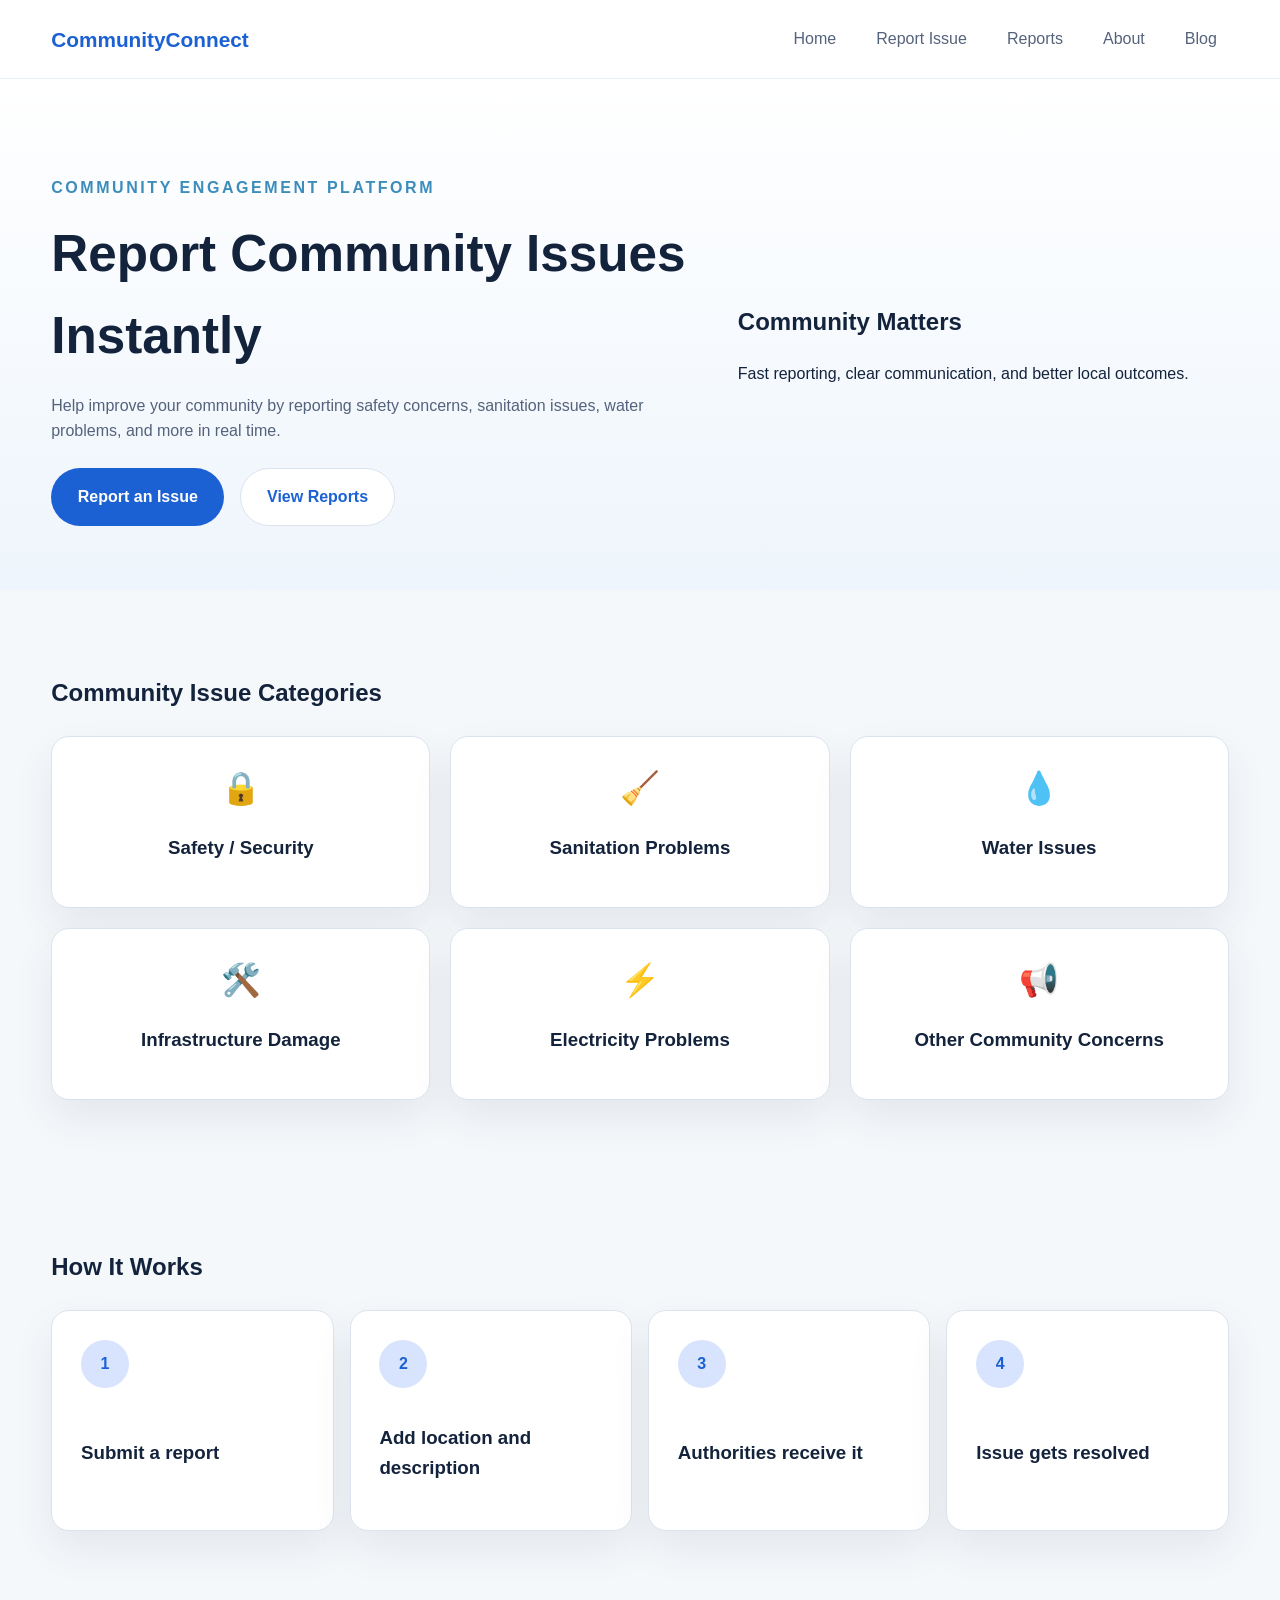
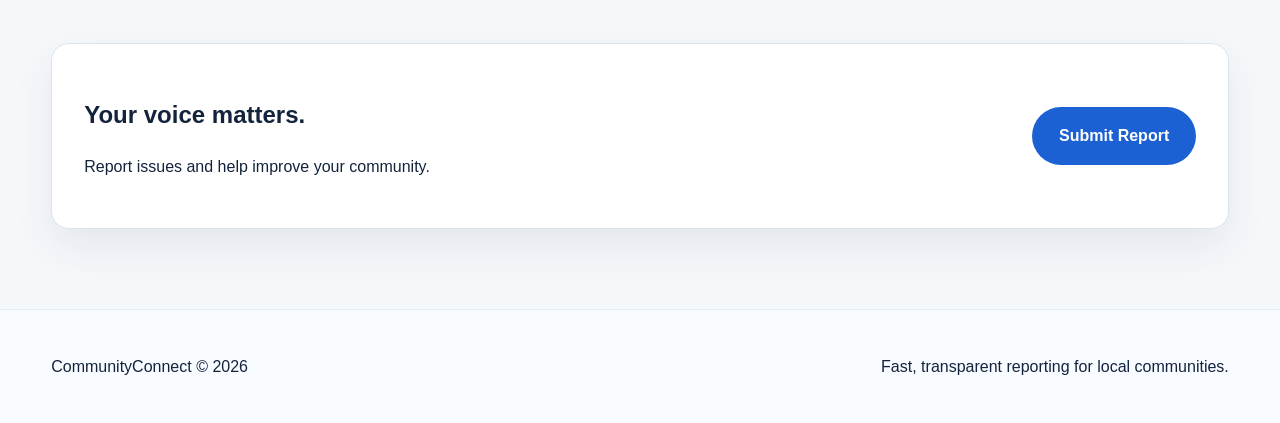
<file: index.html>
<!DOCTYPE html>
<html lang="en">
<head>
  <meta charset="UTF-8" />
  <meta name="viewport" content="width=device-width, initial-scale=1.0" />
  <title>CommunityConnect</title>
  <link rel="stylesheet" href="styles.css" />
</head>
<body>
  <header class="site-header">
    <div class="container header-inner">
      <a href="index.html" class="brand">CommunityConnect</a>
      <button class="nav-toggle" aria-label="Open navigation menu">☰</button>
      <nav class="nav-bar">
        <a href="index.html">Home</a>
        <a href="report.html">Report Issue</a>
        <a href="reports.html">Reports</a>
        <a href="about.html">About</a>
        <a href="blog.html">Blog</a>
      </nav>
    </div>
  </header>

  <main>
    <section class="hero section-large">
      <div class="container hero-grid">
        <div class="hero-copy">
          <p class="eyebrow">Community Engagement Platform</p>
          <h1>Report Community Issues Instantly</h1>
          <p class="hero-text">Help improve your community by reporting safety concerns, sanitation issues, water problems, and more in real time.</p>
          <div class="hero-actions">
            <a class="btn btn-primary" href="report.html">Report an Issue</a>
            <a class="btn btn-secondary" href="reports.html">View Reports</a>
          </div>
        </div>
        <div class="hero-image">
          <div class="hero-card">
            <h2>Community Matters</h2>
            <p>Fast reporting, clear communication, and better local outcomes.</p>
          </div>
        </div>
      </div>
    </section>

    <section class="section container features-section">
      <h2>Community Issue Categories</h2>
      <div class="features-grid">
        <article class="feature-card">
          <div class="feature-icon">🔒</div>
          <h3>Safety / Security</h3>
        </article>
        <article class="feature-card">
          <div class="feature-icon">🧹</div>
          <h3>Sanitation Problems</h3>
        </article>
        <article class="feature-card">
          <div class="feature-icon">💧</div>
          <h3>Water Issues</h3>
        </article>
        <article class="feature-card">
          <div class="feature-icon">🛠️</div>
          <h3>Infrastructure Damage</h3>
        </article>
        <article class="feature-card">
          <div class="feature-icon">⚡</div>
          <h3>Electricity Problems</h3>
        </article>
        <article class="feature-card">
          <div class="feature-icon">📢</div>
          <h3>Other Community Concerns</h3>
        </article>
      </div>
    </section>

    <section class="section how-it-works section-alt">
      <div class="container">
        <h2>How It Works</h2>
        <div class="steps-grid">
          <div class="step-card">
            <span>1</span>
            <h3>Submit a report</h3>
          </div>
          <div class="step-card">
            <span>2</span>
            <h3>Add location and description</h3>
          </div>
          <div class="step-card">
            <span>3</span>
            <h3>Authorities receive it</h3>
          </div>
          <div class="step-card">
            <span>4</span>
            <h3>Issue gets resolved</h3>
          </div>
        </div>
      </div>
    </section>

    <section class="section cta-section">
      <div class="container cta-card">
        <div>
          <h2>Your voice matters.</h2>
          <p>Report issues and help improve your community.</p>
        </div>
        <a class="btn btn-primary" href="report.html">Submit Report</a>
      </div>
    </section>
  </main>

  <footer class="site-footer">
    <div class="container footer-inner">
      <p>CommunityConnect © 2026</p>
      <p>Fast, transparent reporting for local communities.</p>
    </div>
  </footer>

  <script src="script.js"></script>
</body>
</html>
</file>
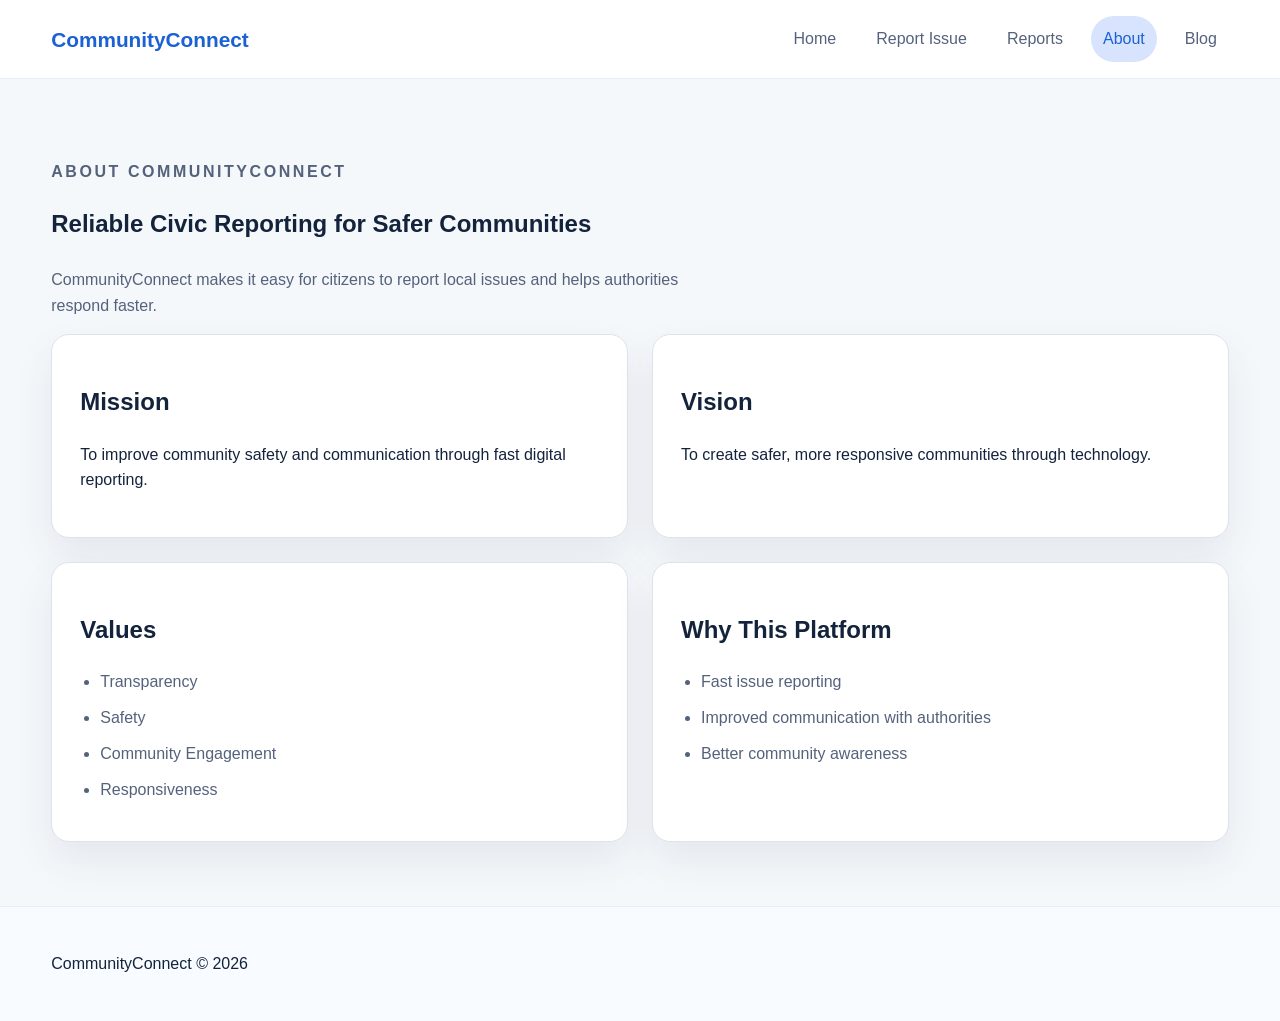
<file: about.html>
<!DOCTYPE html>
<html lang="en">
<head>
  <meta charset="UTF-8" />
  <meta name="viewport" content="width=device-width, initial-scale=1.0" />
  <title>About | CommunityConnect</title>
  <link rel="stylesheet" href="styles.css" />
</head>
<body>
  <header class="site-header">
    <div class="container header-inner">
      <a href="index.html" class="brand">CommunityConnect</a>
      <button class="nav-toggle" aria-label="Open navigation menu">☰</button>
      <nav class="nav-bar">
        <a href="index.html">Home</a>
        <a href="report.html">Report Issue</a>
        <a href="reports.html">Reports</a>
        <a href="about.html" class="active">About</a>
        <a href="blog.html">Blog</a>
      </nav>
    </div>
  </header>

  <main>
    <section class="section container about-section">
      <div class="about-intro">
        <p class="eyebrow">About CommunityConnect</p>
        <h1>Reliable Civic Reporting for Safer Communities</h1>
        <p>CommunityConnect makes it easy for citizens to report local issues and helps authorities respond faster.</p>
      </div>

      <div class="about-grid">
        <article class="about-card">
          <h2>Mission</h2>
          <p>To improve community safety and communication through fast digital reporting.</p>
        </article>
        <article class="about-card">
          <h2>Vision</h2>
          <p>To create safer, more responsive communities through technology.</p>
        </article>
        <article class="about-card">
          <h2>Values</h2>
          <ul>
            <li>Transparency</li>
            <li>Safety</li>
            <li>Community Engagement</li>
            <li>Responsiveness</li>
          </ul>
        </article>
        <article class="about-card">
          <h2>Why This Platform</h2>
          <ul>
            <li>Fast issue reporting</li>
            <li>Improved communication with authorities</li>
            <li>Better community awareness</li>
          </ul>
        </article>
      </div>
    </section>
  </main>

  <footer class="site-footer">
    <div class="container footer-inner">
      <p>CommunityConnect © 2026</p>
    </div>
  </footer>

  <script src="script.js"></script>
</body>
</html>
</file>
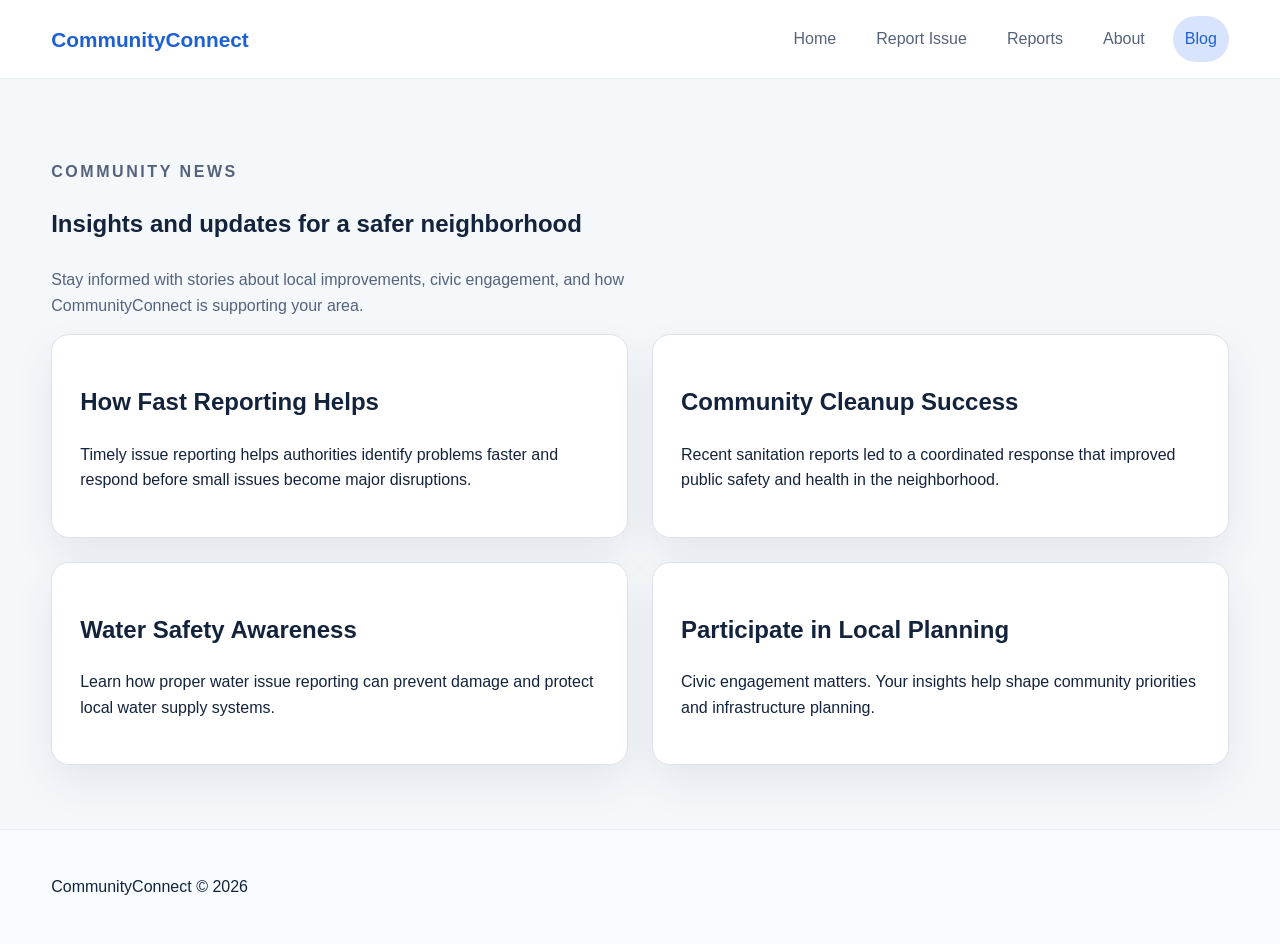
<file: blog.html>
<!DOCTYPE html>
<html lang="en">
<head>
  <meta charset="UTF-8" />
  <meta name="viewport" content="width=device-width, initial-scale=1.0" />
  <title>Blog | CommunityConnect</title>
  <link rel="stylesheet" href="styles.css" />
</head>
<body>
  <header class="site-header">
    <div class="container header-inner">
      <a href="index.html" class="brand">CommunityConnect</a>
      <button class="nav-toggle" aria-label="Open navigation menu">☰</button>
      <nav class="nav-bar">
        <a href="index.html">Home</a>
        <a href="report.html">Report Issue</a>
        <a href="reports.html">Reports</a>
        <a href="about.html">About</a>
        <a href="blog.html" class="active">Blog</a>
      </nav>
    </div>
  </header>

  <main>
    <section class="section container about-section">
      <div class="about-intro">
        <p class="eyebrow">Community News</p>
        <h1>Insights and updates for a safer neighborhood</h1>
        <p>Stay informed with stories about local improvements, civic engagement, and how CommunityConnect is supporting your area.</p>
      </div>

      <div class="about-grid">
        <article class="about-card">
          <h2>How Fast Reporting Helps</h2>
          <p>Timely issue reporting helps authorities identify problems faster and respond before small issues become major disruptions.</p>
        </article>
        <article class="about-card">
          <h2>Community Cleanup Success</h2>
          <p>Recent sanitation reports led to a coordinated response that improved public safety and health in the neighborhood.</p>
        </article>
        <article class="about-card">
          <h2>Water Safety Awareness</h2>
          <p>Learn how proper water issue reporting can prevent damage and protect local water supply systems.</p>
        </article>
        <article class="about-card">
          <h2>Participate in Local Planning</h2>
          <p>Civic engagement matters. Your insights help shape community priorities and infrastructure planning.</p>
        </article>
      </div>
    </section>
  </main>

  <footer class="site-footer">
    <div class="container footer-inner">
      <p>CommunityConnect © 2026</p>
    </div>
  </footer>

  <script src="script.js"></script>
</body>
</html>
</file>
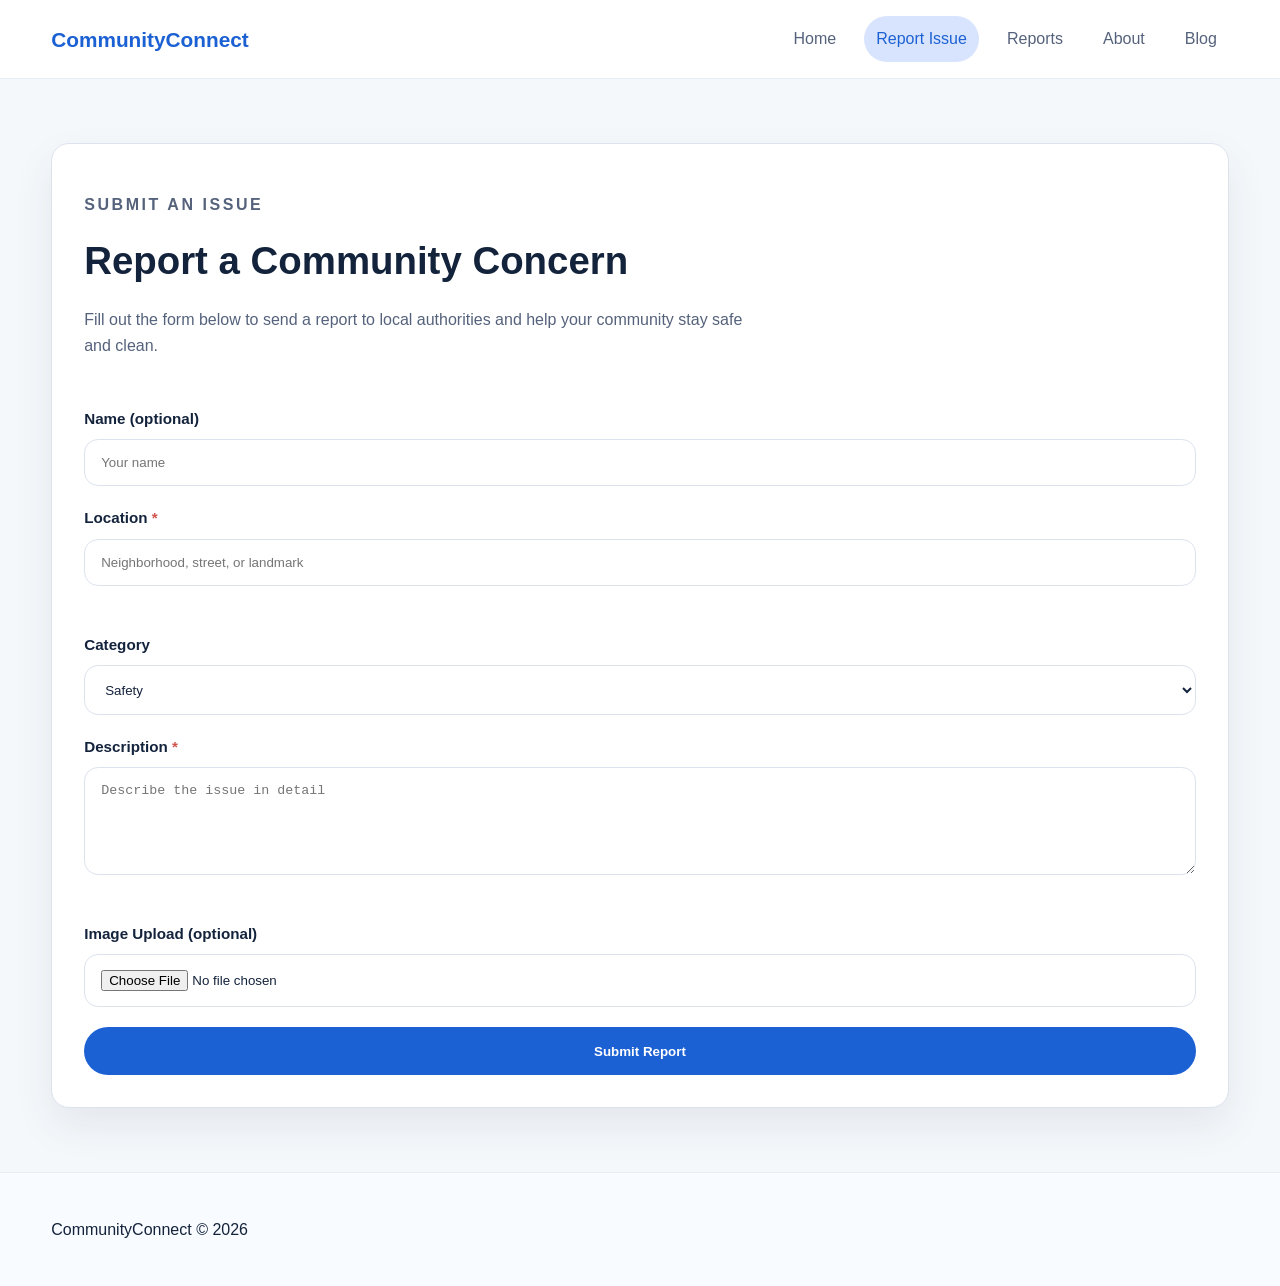
<file: report.html>
<!DOCTYPE html>
<html lang="en">
<head>
  <meta charset="UTF-8" />
  <meta name="viewport" content="width=device-width, initial-scale=1.0" />
  <title>Report Issue | CommunityConnect</title>
  <link rel="stylesheet" href="styles.css" />
</head>
<body>
  <header class="site-header">
    <div class="container header-inner">
      <a href="index.html" class="brand">CommunityConnect</a>
      <button class="nav-toggle" aria-label="Open navigation menu">☰</button>
      <nav class="nav-bar">
        <a href="index.html">Home</a>
        <a href="report.html" class="active">Report Issue</a>
        <a href="reports.html">Reports</a>
        <a href="about.html">About</a>
        <a href="blog.html">Blog</a>
      </nav>
    </div>
  </header>

  <main>
    <section class="section container form-section">
      <div class="form-panel">
        <div class="form-intro">
          <p class="eyebrow">Submit an Issue</p>
          <h1>Report a Community Concern</h1>
          <p>Fill out the form below to send a report to local authorities and help your community stay safe and clean.</p>
        </div>

        <form id="issueForm" class="report-form" novalidate>
          <div class="form-group">
            <label for="name">Name (optional)</label>
            <input type="text" id="name" name="name" placeholder="Your name" />
          </div>
          <div class="form-group">
            <label for="location">Location <span class="required">*</span></label>
            <input type="text" id="location" name="location" placeholder="Neighborhood, street, or landmark" required />
            <span class="error-message" id="locationError"></span>
          </div>
          <div class="form-group">
            <label for="category">Category</label>
            <select id="category" name="category" required>
              <option value="Safety">Safety</option>
              <option value="Sanitation">Sanitation</option>
              <option value="Water">Water</option>
              <option value="Infrastructure">Infrastructure</option>
              <option value="Electricity">Electricity</option>
              <option value="Other">Other</option>
            </select>
          </div>
          <div class="form-group">
            <label for="description">Description <span class="required">*</span></label>
            <textarea id="description" name="description" rows="5" placeholder="Describe the issue in detail" required></textarea>
            <span class="error-message" id="descriptionError"></span>
          </div>
          <div class="form-group">
            <label for="image">Image Upload (optional)</label>
            <input type="file" id="image" name="image" accept="image/*" />
          </div>
          <button type="submit" class="btn btn-primary">Submit Report</button>
          <div id="formMessage" class="form-message"></div>
        </form>
      </div>
    </section>
  </main>

  <footer class="site-footer">
    <div class="container footer-inner">
      <p>CommunityConnect © 2026</p>
    </div>
  </footer>

  <script src="script.js"></script>
</body>
</html>
</file>
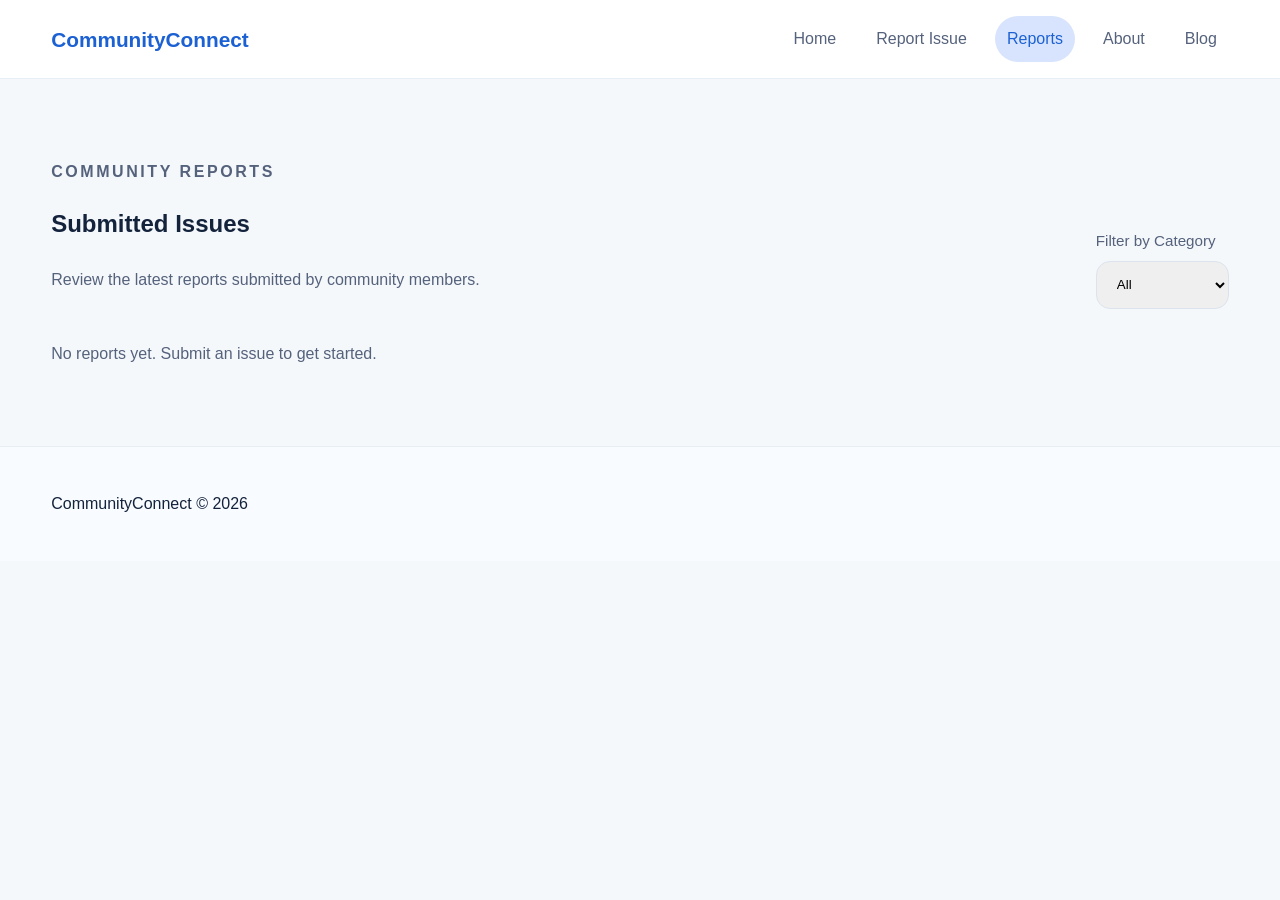
<file: reports.html>
<!DOCTYPE html>
<html lang="en">
<head>
  <meta charset="UTF-8" />
  <meta name="viewport" content="width=device-width, initial-scale=1.0" />
  <title>Reports | CommunityConnect</title>
  <link rel="stylesheet" href="styles.css" />
</head>
<body>
  <header class="site-header">
    <div class="container header-inner">
      <a href="index.html" class="brand">CommunityConnect</a>
      <button class="nav-toggle" aria-label="Open navigation menu">☰</button>
      <nav class="nav-bar">
        <a href="index.html">Home</a>
        <a href="report.html">Report Issue</a>
        <a href="reports.html" class="active">Reports</a>
        <a href="about.html">About</a>
        <a href="blog.html">Blog</a>
      </nav>
    </div>
  </header>

  <main>
    <section class="section container reports-section">
      <div class="reports-header">
        <div>
          <p class="eyebrow">Community Reports</p>
          <h1>Submitted Issues</h1>
          <p>Review the latest reports submitted by community members.</p>
        </div>
        <div class="filter-box">
          <label for="categoryFilter">Filter by Category</label>
          <select id="categoryFilter">
            <option value="All">All</option>
            <option value="Safety">Safety</option>
            <option value="Sanitation">Sanitation</option>
            <option value="Water">Water</option>
            <option value="Infrastructure">Infrastructure</option>
            <option value="Electricity">Electricity</option>
            <option value="Other">Other</option>
          </select>
        </div>
      </div>
      <div id="reportsList" class="reports-grid"></div>
      <p id="noReports" class="empty-state">No reports yet. Submit an issue to get started.</p>
    </section>
  </main>

  <footer class="site-footer">
    <div class="container footer-inner">
      <p>CommunityConnect © 2026</p>
    </div>
  </footer>

  <script src="script.js"></script>
</body>
</html>
</file>
<file: styles.css>
:root {
  --bg: #f5f8fb;
  --surface: #ffffff;
  --surface-strong: #e6f0fb;
  --text: #14233c;
  --text-muted: #55627c;
  --primary: #1c61d3;
  --primary-soft: #d8e4fd;
  --secondary: #3c8dbc;
  --border: #dce3ed;
  --shadow: 0 18px 40px rgba(20, 35, 60, 0.08);
  --radius: 18px;
  --max-width: 1180px;
}

* {
  box-sizing: border-box;
}

html {
  scroll-behavior: smooth;
}

body {
  margin: 0;
  font-family: Inter, "Segoe UI", sans-serif;
  background: var(--bg);
  color: var(--text);
  line-height: 1.6;
}

img {
  max-width: 100%;
}

a {
  text-decoration: none;
  color: inherit;
}

.container {
  width: min(92%, var(--max-width));
  margin: 0 auto;
}

.site-header {
  background: #ffffff;
  border-bottom: 1px solid #e7eef6;
  position: sticky;
  top: 0;
  z-index: 20;
}

.header-inner {
  display: flex;
  align-items: center;
  justify-content: space-between;
  gap: 1rem;
  padding: 1rem 0;
}

.brand {
  font-weight: 700;
  font-size: 1.3rem;
  color: var(--primary);
}

.nav-bar {
  display: flex;
  flex-wrap: wrap;
  gap: 1rem;
  align-items: center;
}

.nav-bar a {
  color: var(--text-muted);
  padding: 0.65rem 0.75rem;
  transition: color 0.25s ease, background 0.25s ease;
  border-radius: 999px;
}

.nav-bar a:hover,
.nav-bar a.active {
  color: var(--primary);
  background: var(--primary-soft);
}

.nav-toggle {
  display: none;
  border: none;
  background: transparent;
  font-size: 1.5rem;
  cursor: pointer;
  color: var(--primary);
}

.section {
  padding: 4rem 0;
}

.section-large {
  padding: 5rem 0 4rem;
}

.hero {
  background: linear-gradient(180deg, #ffffff 0%, #eef5fc 100%);
}

.hero-grid {
  display: grid;
  grid-template-columns: 1.2fr 0.9fr;
  gap: 2rem;
  align-items: center;
}

.hero-copy h1 {
  font-size: clamp(2.5rem, 4vw, 4rem);
  margin: 0.5rem 0 1rem;
}

.eyebrow {
  text-transform: uppercase;
  font-weight: 700;
  letter-spacing: 0.16em;
  color: var(--secondary);
  margin-bottom: 0.75rem;
}

.hero-text,
.about-intro p,
.reports-header p,
.form-intro p {
  max-width: 42rem;
  color: var(--text-muted);
}

.hero-actions {
  display: flex;
  flex-wrap: wrap;
  gap: 1rem;
  margin-top: 1.5rem;
}

.btn {
  display: inline-flex;
  align-items: center;
  justify-content: center;
  padding: 0.95rem 1.6rem;
  border-radius: 999px;
  border: 1px solid transparent;
  font-weight: 600;
  transition: transform 0.25s ease, box-shadow 0.25s ease, background 0.25s ease;
}

.btn:hover {
  transform: translateY(-2px);
}

.btn-primary {
  background: var(--primary);
  color: #ffffff;
}

.btn-secondary {
  background: var(--surface);
  color: var(--primary);
  border-color: var(--border);
}

.features-section h2,
.how-it-works h2,
.about-section h1,
.reports-header h1 {
  margin-bottom: 1.5rem;
}

.features-grid {
  display: grid;
  grid-template-columns: repeat(3, minmax(220px, 1fr));
  gap: 1.25rem;
}

.feature-card,
.step-card,
.about-card,
.cta-card,
.report-card,
.form-panel {
  background: var(--surface);
  border: 1px solid var(--border);
  border-radius: var(--radius);
  box-shadow: var(--shadow);
}

.feature-card {
  padding: 1.6rem;
  text-align: center;
}

.feature-icon {
  font-size: 2rem;
  margin-bottom: 1rem;
}

.step-card {
  padding: 1.8rem;
  display: grid;
  gap: 1rem;
  align-items: flex-start;
}

.step-card span {
  width: 3rem;
  height: 3rem;
  display: grid;
  place-items: center;
  border-radius: 50%;
  background: var(--primary-soft);
  color: var(--primary);
  font-weight: 700;
}

.steps-grid {
  display: grid;
  grid-template-columns: repeat(4, minmax(200px, 1fr));
  gap: 1rem;
}

.cta-section {
  padding: 3rem 0 5rem;
}

.cta-card {
  display: flex;
  align-items: center;
  justify-content: space-between;
  gap: 1.5rem;
  padding: 2rem;
}

.form-section,
.reports-section,
.about-section {
  padding-bottom: 4rem;
}

.form-panel {
  display: grid;
  gap: 2rem;
  padding: 2rem;
}

.form-intro h1 {
  margin: 0.5rem 0 1rem;
  font-size: clamp(2rem, 3vw, 2.8rem);
}

.report-form {
  display: grid;
  gap: 1.25rem;
}

.form-group {
  display: grid;
  gap: 0.5rem;
}

.report-form label {
  font-size: 0.95rem;
  font-weight: 600;
}

.report-form input,
.report-form select,
.report-form textarea {
  width: 100%;
  padding: 0.95rem 1rem;
  border: 1px solid var(--border);
  border-radius: 14px;
  background: #fff;
  color: var(--text);
}

.report-form textarea {
  resize: vertical;
}

.required {
  color: #d1544c;
}

.error-message {
  color: #d1544c;
  font-size: 0.9rem;
  min-height: 1.2rem;
}

.form-message {
  padding: 1rem 1.25rem;
  border-radius: 14px;
  background: #e8f7ea;
  color: #1f6d2a;
  border: 1px solid #c3e7c8;
  display: none;
}

.about-grid {
  display: grid;
  grid-template-columns: repeat(2, minmax(260px, 1fr));
  gap: 1.5rem;
}

.about-card {
  padding: 1.75rem;
}

.about-card ul {
  margin: 0;
  padding-left: 1.25rem;
  color: var(--text-muted);
}

.about-card li {
  margin-bottom: 0.65rem;
}

.reports-header {
  display: flex;
  justify-content: space-between;
  align-items: flex-end;
  gap: 1rem;
  margin-bottom: 1.5rem;
}

.filter-box {
  display: grid;
  gap: 0.5rem;
}

.filter-box label {
  color: var(--text-muted);
  font-size: 0.95rem;
}

.filter-box select {
  padding: 0.9rem 1rem;
  border-radius: 14px;
  border: 1px solid var(--border);
}

.reports-grid {
  display: grid;
  gap: 1.25rem;
}

.report-card {
  padding: 1.5rem;
}

.report-card h3 {
  margin: 0 0 0.5rem;
}

.report-card p {
  margin: 0.6rem 0;
  color: var(--text-muted);
}

.report-meta {
  display: flex;
  flex-wrap: wrap;
  gap: 0.75rem;
  margin-top: 1rem;
}

.report-pill {
  display: inline-flex;
  align-items: center;
  gap: 0.5rem;
  padding: 0.6rem 0.9rem;
  border-radius: 999px;
  font-size: 0.9rem;
  background: var(--primary-soft);
  color: var(--primary);
}

.status-pill {
  background: #f4f7fb;
  color: var(--text);
}

.empty-state {
  margin-top: 2rem;
  color: var(--text-muted);
}

.site-footer {
  background: #f8fbff;
  padding: 1.75rem 0;
  border-top: 1px solid #e7eef6;
}

.footer-inner {
  display: flex;
  justify-content: space-between;
  align-items: center;
  gap: 1rem;
}

@media (max-width: 1024px) {
  .hero-grid,
  .steps-grid,
  .about-grid {
    grid-template-columns: 1fr;
  }

  .reports-header {
    align-items: stretch;
  }
}

@media (max-width: 768px) {
  .header-inner {
    flex-wrap: wrap;
  }

  .nav-toggle {
    display: inline-flex;
  }

  .nav-bar {
    width: 100%;
    display: none;
    flex-direction: column;
    gap: 0.5rem;
    padding: 1rem 0;
  }

  .nav-bar.open {
    display: flex;
  }

  .cta-card {
    flex-direction: column;
    align-items: flex-start;
  }

  .report-card,
  .feature-card,
  .step-card,
  .about-card,
  .form-panel {
    border-radius: 16px;
  }
}

@media (max-width: 540px) {
  .hero-copy h1,
  .about-intro h1 {
    font-size: 2rem;
  }

  .hero-actions {
    flex-direction: column;
  }
}
</file>
